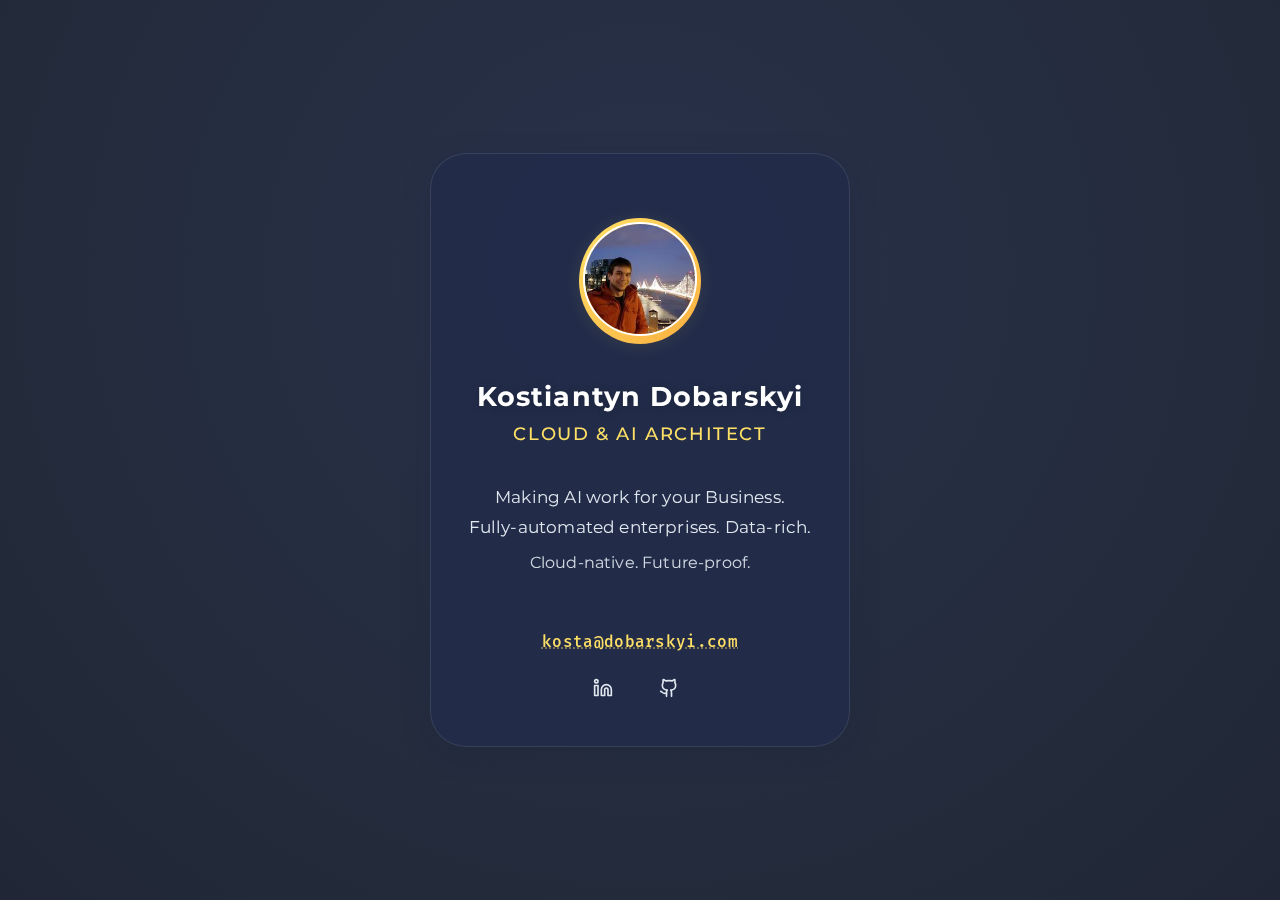
<file: index.html>
<!DOCTYPE html>
<html lang="en">
<head>
    <meta charset="UTF-8">
    <meta name="viewport" content="width=device-width, initial-scale=1.0">
    <meta name="description" content="Cloud & AI Architect specializing in making AI work for business. Expert in fully-automated enterprises, data-rich solutions, and cloud-native, future-proof architectures.">
    <meta name="keywords" content="Kostiantyn Dobarskyi,Cloud Architect,AI Architect,Artificial Intelligence,Machine Learning,Cloud Computing,Enterprise AI,Business Automation,Data Architecture,Cloud-native Solutions">
    <meta name="robots" content="index, follow">
    <link rel="canonical" href="https://dobarskyi.com/">
    <title>Kostiantyn Dobarskyi – Cloud & AI Architect</title>
    <link rel="stylesheet" href="style.css">
    <!-- SVG Favicon: gold K on deep blue background -->
    <link rel="icon" type="image/svg+xml" href="data:image/svg+xml,%3Csvg xmlns='http://www.w3.org/2000/svg' viewBox='0 0 64 64'%3E%3Ccircle cx='32' cy='32' r='32' fill='%23232b3b'/%3E%3Ctext x='50%' y='54%' text-anchor='middle' font-family='Montserrat,Arial,sans-serif' font-size='36' fill='%23ffe066' dy='.3em'%3EK%3C/text%3E%3C/svg%3E">
    <link href="https://fonts.googleapis.com/css2?family=Montserrat:wght@700;400&family=Fira+Mono&display=swap" rel="stylesheet">
    <!-- Open Graph / Facebook -->
    <meta property="og:type" content="website">
    <meta property="og:url" content="https://dobarskyi.com/">
    <meta property="og:title" content="Kostiantyn Dobarskyi – Cloud & AI Architect">
    <meta property="og:description" content="Making AI work for your Business. Fully-automated enterprises. Data-rich. Cloud-native. Future-proof.">
    <meta property="og:image" content="https://dobarskyi.com/512.jpg">

    <!-- Twitter -->
    <meta name="twitter:card" content="summary_large_image">
    <meta name="twitter:url" content="https://dobarskyi.com/">
    <meta name="twitter:title" content="Kostiantyn Dobarskyi – Cloud & AI Architect">
    <meta name="twitter:description" content="Making AI work for your Business. Fully-automated enterprises. Data-rich. Cloud-native. Future-proof.">
    <meta name="twitter:image" content="https://dobarskyi.com/512.jpg">
    
    <!-- Structured Data -->
    <script type="application/ld+json">
    {
        "@context": "https://schema.org",
        "@type": "Person",
        "name": "Kostiantyn Dobarskyi",
        "jobTitle": "Cloud & AI Architect",
        "description": "Cloud & AI Architect specializing in making AI work for business. Expert in fully-automated enterprises, data-rich solutions, and cloud-native, future-proof architectures.",
        "url": "https://dobarskyi.com",
        "email": "kosta@dobarskyi.com",
        "image": "https://dobarskyi.com/512.jpg",
        "sameAs": [
            "https://linkedin.com/in/dobarskyi",
            "https://github.com/kdobarskyi"
        ],
        "knowsAbout": [
            "Artificial Intelligence",
            "Cloud Computing",
            "Enterprise Architecture",
            "Business Automation",
            "Data Architecture",
            "Machine Learning",
            "Cloud-native Solutions",
            "Digital Transformation"
        ],
        "hasOccupation": {
            "@type": "Occupation",
            "name": "Cloud & AI Architect",
            "description": "Designing and implementing AI-powered cloud solutions for enterprise automation",
            "skills": [
                "Cloud Architecture",
                "Artificial Intelligence",
                "Enterprise Automation",
                "Data Engineering",
                "Machine Learning Operations"
            ]
        },
        "offers": {
            "@type": "Service",
            "serviceType": "AI & Cloud Consulting",
            "description": "Making AI work for your Business. Fully-automated enterprises. Data-rich. Cloud-native. Future-proof.",
            "provider": {
                "@type": "Person",
                "name": "Kostiantyn Dobarskyi"
            }
        }
    }
    </script>
</head>
<body>
    <main class="landing" id="main-content" tabindex="-1">
        <section class="profile-card" role="region" aria-labelledby="main-heading">
            <div class="profile-photo-outer" tabindex="0" aria-label="Profile photo of Kostiantyn Dobarskyi">
                <img src="512.jpg" alt="Portrait of Kostiantyn Dobarskyi" class="profile-photo">
            </div>
            <h1 id="main-heading">Kostiantyn Dobarskyi</h1>
            <h2>CLOUD &amp; AI ARCHITECT</h2>
            <p class="about">
                Making AI work for your Business.<br>
                Fully-automated enterprises. Data-rich.<br>
                <span class="about-secondary">Cloud-native. Future-proof.</span>
            </p>
            <nav class="contact-block" aria-label="Contact Links">
                <a class="email-link" href="mailto:kosta@dobarskyi.com">kosta@dobarskyi.com</a>
                <div class="contact-links">
                    <a href="https://linkedin.com/in/dobarskyi" class="contact-link" target="_blank" rel="noopener" tabindex="0" aria-label="Connect with Kostiantyn Dobarskyi on LinkedIn">
                        <svg xmlns="http://www.w3.org/2000/svg" width="20" height="20" viewBox="0 0 24 24" fill="none" stroke="currentColor" stroke-width="2" stroke-linecap="round" stroke-linejoin="round">
                            <path d="M16 8a6 6 0 0 1 6 6v7h-4v-7a2 2 0 0 0-2-2 2 2 0 0 0-2 2v7h-4v-7a6 6 0 0 1 6-6z"></path>
                            <rect width="4" height="12" x="2" y="9"></rect>
                            <circle cx="4" cy="4" r="2"></circle>
                        </svg>
                        <span class="sr-only">LinkedIn</span>
                    </a>
                    <a href="https://github.com/kdobarskyi" class="contact-link" target="_blank" rel="noopener" tabindex="0" aria-label="View Kostiantyn Dobarskyi's GitHub repositories">
                        <svg xmlns="http://www.w3.org/2000/svg" width="20" height="20" viewBox="0 0 24 24" fill="none" stroke="currentColor" stroke-width="2" stroke-linecap="round" stroke-linejoin="round">
                            <path d="M15 22v-4a4.8 4.8 0 0 0-1-3.5c3 0 6-2 6-5.5.08-1.25-.27-2.48-1-3.5.28-1.15.28-2.35 0-3.5 0 0-1 0-3 1.5-2.64-.5-5.36-.5-8 0C6 2 5 2 5 2c-.3 1.15-.3 2.35 0 3.5A5.403 5.403 0 0 0 4 9c0 3.5 3 5.5 6 5.5-.39.49-.68 1.05-.85 1.65-.17.6-.22 1.23-.15 1.85v4"></path>
                            <path d="M9 18c-4.51 2-5-2-7-2"></path>
                        </svg>
                        <span class="sr-only">GitHub</span>
                    </a>
                </div>
            </nav>
        </section>
    </main>
</body>
</html>
</file>
<file: style.css>
/* Remove skip link styles */
.skip-link { display: none !important; }

body {
    margin: 0;
    padding: 0;
    font-family: -apple-system, BlinkMacSystemFont, 'Segoe UI', 'Montserrat', Arial, sans-serif;
    background: radial-gradient(ellipse at 50% 30%, #28314a 0%, #232b3b 70%, #202636 100%);
    min-height: 100vh;
    overflow-x: hidden;
    display: flex;
    align-items: center;
    justify-content: center;
    color: #fff;
}

body.light-mode {
    background: radial-gradient(ellipse at 50% 30%, #f3f4fa 0%, #f7f8fc 70%, #f3f4fa 100%);
    color: #222;
}

body, .landing {
    width: 100vw;
    min-height: 100vh;
}

.landing {
    min-height: 100vh;
    width: 100vw;
    display: flex;
    flex-direction: column;
    align-items: center;
    justify-content: center;
    position: relative;
    padding: 0 16px;
    box-sizing: border-box;
}

.profile-card {
    background: rgba(34, 44, 74, 0.80);
    border-radius: 36px;
    box-shadow: 0 8px 32px rgba(20,33,61,0.13), 0 1.5px 4px rgba(0,0,0,0.03);
    padding: 64px 36px 48px 36px;
    text-align: center;
    max-width: 420px;
    width: 100%;
    margin: 32px auto;
    backdrop-filter: blur(18px) saturate(1.12);
    border: 1.5px solid rgba(255,255,255,0.10);
    position: relative;
    box-sizing: border-box;
}

.profile-photo-outer {
    position: relative;
    background: linear-gradient(135deg, #ffe066 0%, #fbb040 100%);
    padding: 4px;
    border-radius: 50%;
    display: inline-block;
    margin-bottom: 36px;
    box-shadow: 0 2px 18px 0 #ffe06618;
    transition: box-shadow 0.18s, background 0.18s, color 0.18s, outline 0.18s, opacity 0.18s, transform 0.13s;
}

.profile-photo-outer:active, .profile-photo-outer:focus {
    box-shadow: 0 0 0 4px #ffe06699;
    outline: 2px solid #ffe066;
    opacity: 0.88;
    transform: scale(0.98);
}

.profile-photo {
    width: 110px;
    height: 110px;
    border-radius: 50%;
    object-fit: cover;
    border: 2.5px solid #fff;
    background: #e0e7ef;
    box-shadow: 0 1px 6px #fff3 inset;
}

h1 {
    margin: 0 0 10px 0;
    font-size: 1.7rem;
    color: #fff;
    font-family: inherit;
    font-weight: 700;
    letter-spacing: 1.1px;
    text-shadow: 0 1px 6px #1b2235cc;
    white-space: nowrap;
}

h2 {
    margin: 0 0 38px 0;
    font-size: 1.12rem;
    color: #ffe066;
    font-weight: 500;
    letter-spacing: 0.7px;
    text-shadow: none;
    text-transform: uppercase;
    letter-spacing: 0.09em;
}

.about {
    color: #e0e7ef;
    font-size: 1.09rem;
    margin-bottom: 46px;
    font-family: inherit;
    line-height: 1.7;
    background: none;
    border-radius: 0;
    padding: 0 0 0 0;
    letter-spacing: 0.01em;
    box-shadow: none;
    max-width: 420px;
    margin-left: auto;
    margin-right: auto;
    font-weight: 400;
    text-align: center;
}

.about-secondary {
    white-space: nowrap;
    display: block;
    margin-top: 7px;
    color: #e0e7ef;
    font-size: 1.01rem;
    font-weight: 400;
    letter-spacing: 0.01em;
    opacity: 0.93;
    text-align: center;
}

.contact-block {
    margin-top: 54px;
    display: flex;
    flex-direction: column;
    align-items: center;
    gap: 22px;
}

.email-link,
.email-link:visited {
    color: #ffe066;
    background: none;
    border: none;
    outline: none;
    transition: color 0.18s, background 0.18s, box-shadow 0.18s, text-decoration 0.18s;
    text-decoration: underline dotted 1.5px #ffe06666;
    font-family: 'Fira Mono', 'Menlo', 'Monaco', monospace;
    font-weight: 500;
    letter-spacing: 0.02em;
    border-radius: 8px;
    padding: 2px 6px;
    box-shadow: none;
}

.email-link:hover,
.email-link:focus {
    color: #232b3b;
    background: #ffe066cc;
    text-decoration: none;
    box-shadow: 0 2px 8px #ffe06644;
    outline: none;
}

.email-link:active {
    color: #232b3b;
    background: #ffe066;
    text-decoration: none;
    box-shadow: 0 1px 6px #ffe06666;
    outline: none;
}

.contact-links {
    display: flex;
    gap: 38px;
    justify-content: center;
    margin-top: 2px;
}

.contact-link,
.contact-link:visited {
    color: #e0e7ef;
    background: none;
    border: none;
    outline: none;
    transition: color 0.18s, background 0.18s, box-shadow 0.18s;
    text-decoration: none;
}

.contact-link:hover,
.contact-link:focus {
    color: #ffe066;
    background: rgba(255, 224, 102, 0.08);
    text-decoration: underline;
    border-radius: 8px;
    outline: none;
}

.contact-link:active {
    color: #232b3b;
    background: #ffe066;
    text-decoration: underline;
    border-radius: 8px;
    box-shadow: 0 0 0 3px #ffe06655;
    outline: none;
}

.contact-link svg {
    display: inline-block;
    vertical-align: middle;
    margin-right: 8px;
    transition: transform 0.18s;
}

.contact-link:hover svg {
    transform: scale(1.1);
}

.sr-only {
    position: absolute;
    width: 1px;
    height: 1px;
    padding: 0;
    margin: -1px;
    overflow: hidden;
    clip: rect(0, 0, 0, 0);
    white-space: nowrap;
    border: 0;
}

.theme-toggle {
    position: absolute;
    top: 18px;
    right: 18px;
    z-index: 100;
    background: rgba(255,255,255,0.18);
    border: none;
    border-radius: 50%;
    width: 44px;
    height: 44px;
    font-size: 1.4rem;
    color: #ffe066;
    cursor: pointer;
    box-shadow: 0 2px 8px #0002;
    transition: background 0.18s, box-shadow 0.18s, outline 0.18s, box-shadow 0.18s, background 0.18s, color 0.18s, outline 0.18s, opacity 0.18s, transform 0.13s;
    display: flex;
    align-items: center;
    justify-content: center;
}

.theme-toggle:focus {
    outline: 2px solid #ffe066;
    background: #232b3b;
}

body.light-mode .theme-toggle {
    background: rgba(34,44,74,0.07);
    color: #fbb040;
}

@media (max-width: 500px) {
    .profile-card {
        padding: 36px 8px 32px 8px;
        border-radius: 22px;
        max-width: 98vw;
    }
    .profile-photo {
        width: 84px;
        height: 84px;
        min-width: 64px;
        min-height: 64px;
        max-width: 96px;
        max-height: 96px;
    }
    h1 {
        font-size: 1.08rem;
        margin-bottom: 2vw;
        white-space: normal;
    }
    h2 {
        font-size: 0.92rem;
        margin-bottom: 5vw;
    }
    .about {
        font-size: 0.97rem;
        margin-bottom: 7vw;
    }
    .about-secondary {
        font-size: 0.96rem;
        margin-top: 2vw;
    }
    .email-link {
        font-size: 1.03rem;
        margin: 3vw 0 4vw 0;
        word-break: break-all;
    }
    .contact-links {
        flex-direction: column;
        gap: 4vw;
        margin-top: 2vw;
        width: 100%;
        align-items: center;
    }
    .contact-link {
        font-size: 1.07rem;
        padding: 2vw 0;
        width: 100%;
        text-align: center;
        display: block;
    }
    .theme-toggle {
        position: absolute;
        top: 10px;
        right: 10px;
        width: 38px;
        height: 38px;
        font-size: 1.1rem;
    }
    .profile-photo-outer {
        margin-bottom: 6vw;
        padding: 1.5vw;
    }
    .about-secondary {
        display: block;
        white-space: normal;
        word-break: keep-all;
    }
    .contact-block {
        margin-top: 7vw;
        gap: 4vw;
    }
    .contact-links {
        flex-direction: column;
        gap: 3vw;
        margin-top: 2vw;
        width: 100%;
        align-items: center;
    }
    .contact-link,
    .contact-link:visited {
        color: #e0e7ef;
        background: none;
        border: none;
        outline: none;
        transition: color 0.18s, background 0.18s, box-shadow 0.18s;
        text-decoration: none;
    }

    .contact-link:hover,
    .contact-link:focus {
        color: #ffe066;
        background: rgba(255, 224, 102, 0.08);
        text-decoration: underline;
        border-radius: 8px;
        outline: none;
    }

    .contact-link:active {
        color: #232b3b;
        background: #ffe066;
        text-decoration: underline;
        border-radius: 8px;
        box-shadow: 0 0 0 3px #ffe06655;
        outline: none;
    }
}

@media (prefers-reduced-motion: reduce) {
    *, *:before, *:after {
        transition: none !important;
        animation-duration: 0.01ms !important;
    }
}
</file>
